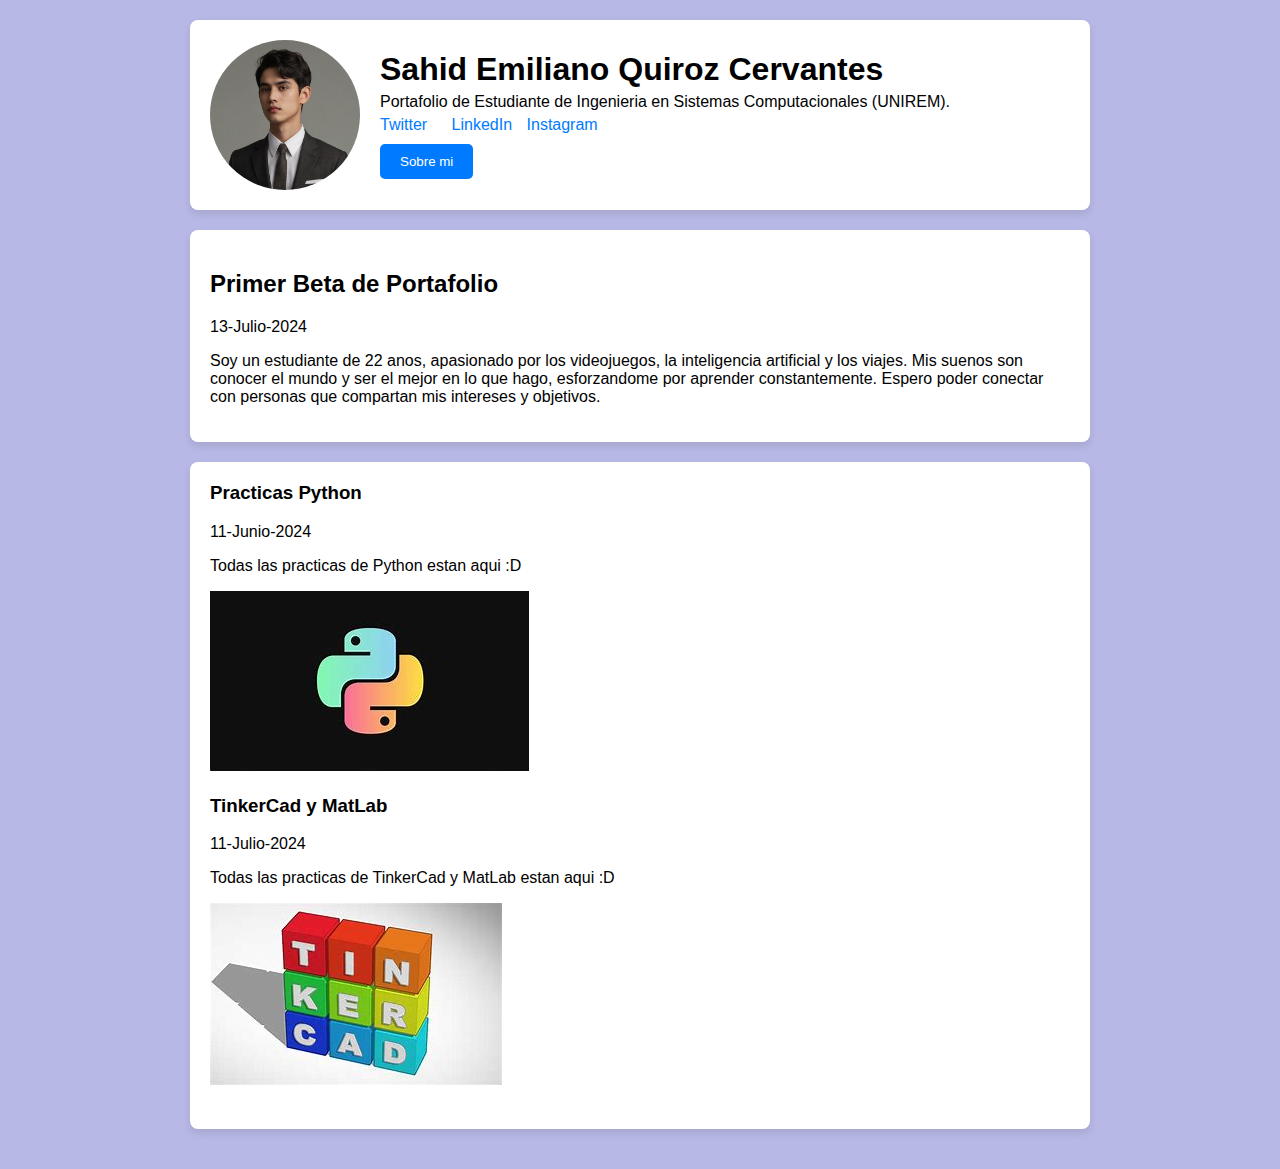
<file: practicas 12/index.html>
<!DOCTYPE html>
<html lang="es">
<head>
    <meta charset="UTF-8">
    <meta name="viewport" content="width=device-width, initial-scale=1.0">
    <title>Portafolio de Sahid Emiliano Quiroz Cervantes</title>
    <link rel="stylesheet" href="styles.css">
</head>
<body>
    <div class="container">
        <div class="profile">
            <img src="img/yo.webp" alt="Sahid Emiliano Quiroz Cervantes">
            <div>
                <h1>Sahid Emiliano Quiroz Cervantes</h1>
                <p>Portafolio de Estudiante de Ingenieria en Sistemas Computacionales (UNIREM).</p>
                <div class="social-links">
                    <a href="#">Twitter</a>
                    <a href="#"></a>
                    <a href="#">LinkedIn</a>
                    <a href="#">Instagram</a>
                </div>
                <button onclick="location.href='#sobre-mi'">Sobre mi</button>
            </div>
        </div>
        <div class="portfolio">
            <h2>Primer Beta de Portafolio</h2>
            <p>13-Julio-2024</p>
            <p>Soy un estudiante de 22 anos, apasionado por los videojuegos, la inteligencia artificial y los viajes. Mis suenos son conocer el mundo y ser el mejor en lo que hago, esforzandome por aprender constantemente. Espero poder conectar con personas que compartan mis intereses y objetivos.</p>
        </div>
        <div class="projects">
            <div class="project">
                <h3>Practicas Python</h3>
                <p>11-Junio-2024</p>
                <p>Todas las practicas de Python estan aqui :D</p>
               <a href="practica-python.html"> <img src="img/OIP (1).jpg" alt="Sahid Emiliano Quiroz Cervantes" ></a>
            </div>
            <div class="project">
                <h3>TinkerCad y MatLab</h3>
                <p>11-Julio-2024</p>
                <p>Todas las practicas de TinkerCad y MatLab estan aqui :D</p>
                <a href="practica-tinkercad-matlab.html"> <img src="img/el guapo.jpg" alt="Sahid Emiliano Quiroz Cervantes" ></a>
                
            </div>
        </div>
    </div>
</body>
</html>
</file>
<file: practicas 12/styles.css>
body {
    font-family: Arial, sans-serif;
    background-color: #b8b8e6;
    margin: 0;
    padding: 0;
}

.container {
    max-width: 900px;
    margin: 0 auto;
    padding: 20px;
}

.profile {
    display: flex;
    align-items: center;
    background-color: #fff;
    padding: 20px;
    border-radius: 8px;
    box-shadow: 0 4px 8px rgba(0, 0, 0, 0.1);
    margin-bottom: 20px;
}

.profile img {
    border-radius: 50%;
    width: 150px;
    height: 150px;
    margin-right: 20px;
}

.profile h1 {
    margin: 0;
}

.profile p {
    margin: 5px 0;
}

.social-links a {
    text-decoration: none;
    color: #007bff;
    margin-right: 10px;
}

.social-links a:hover {
    text-decoration: underline;
}

button {
    background-color: #007bff;
    color: #fff;
    border: none;
    padding: 10px 20px;
    border-radius: 5px;
    cursor: pointer;
    margin-top: 10px;
}

button:hover {
    background-color: #0056b3;
}

.portfolio, .projects {
    background-color: #fff;
    padding: 20px;
    border-radius: 8px;
    box-shadow: 0 4px 8px rgba(0, 0, 0, 0.1);
    margin-bottom: 20px;
}

.project {
    margin-bottom: 20px;
}

.project h3 {
    margin-top: 0;
}

.project a {
    text-decoration: none;
    color: #007bff;
}

.project a:hover {
    text-decoration: underline;
}
</file>
